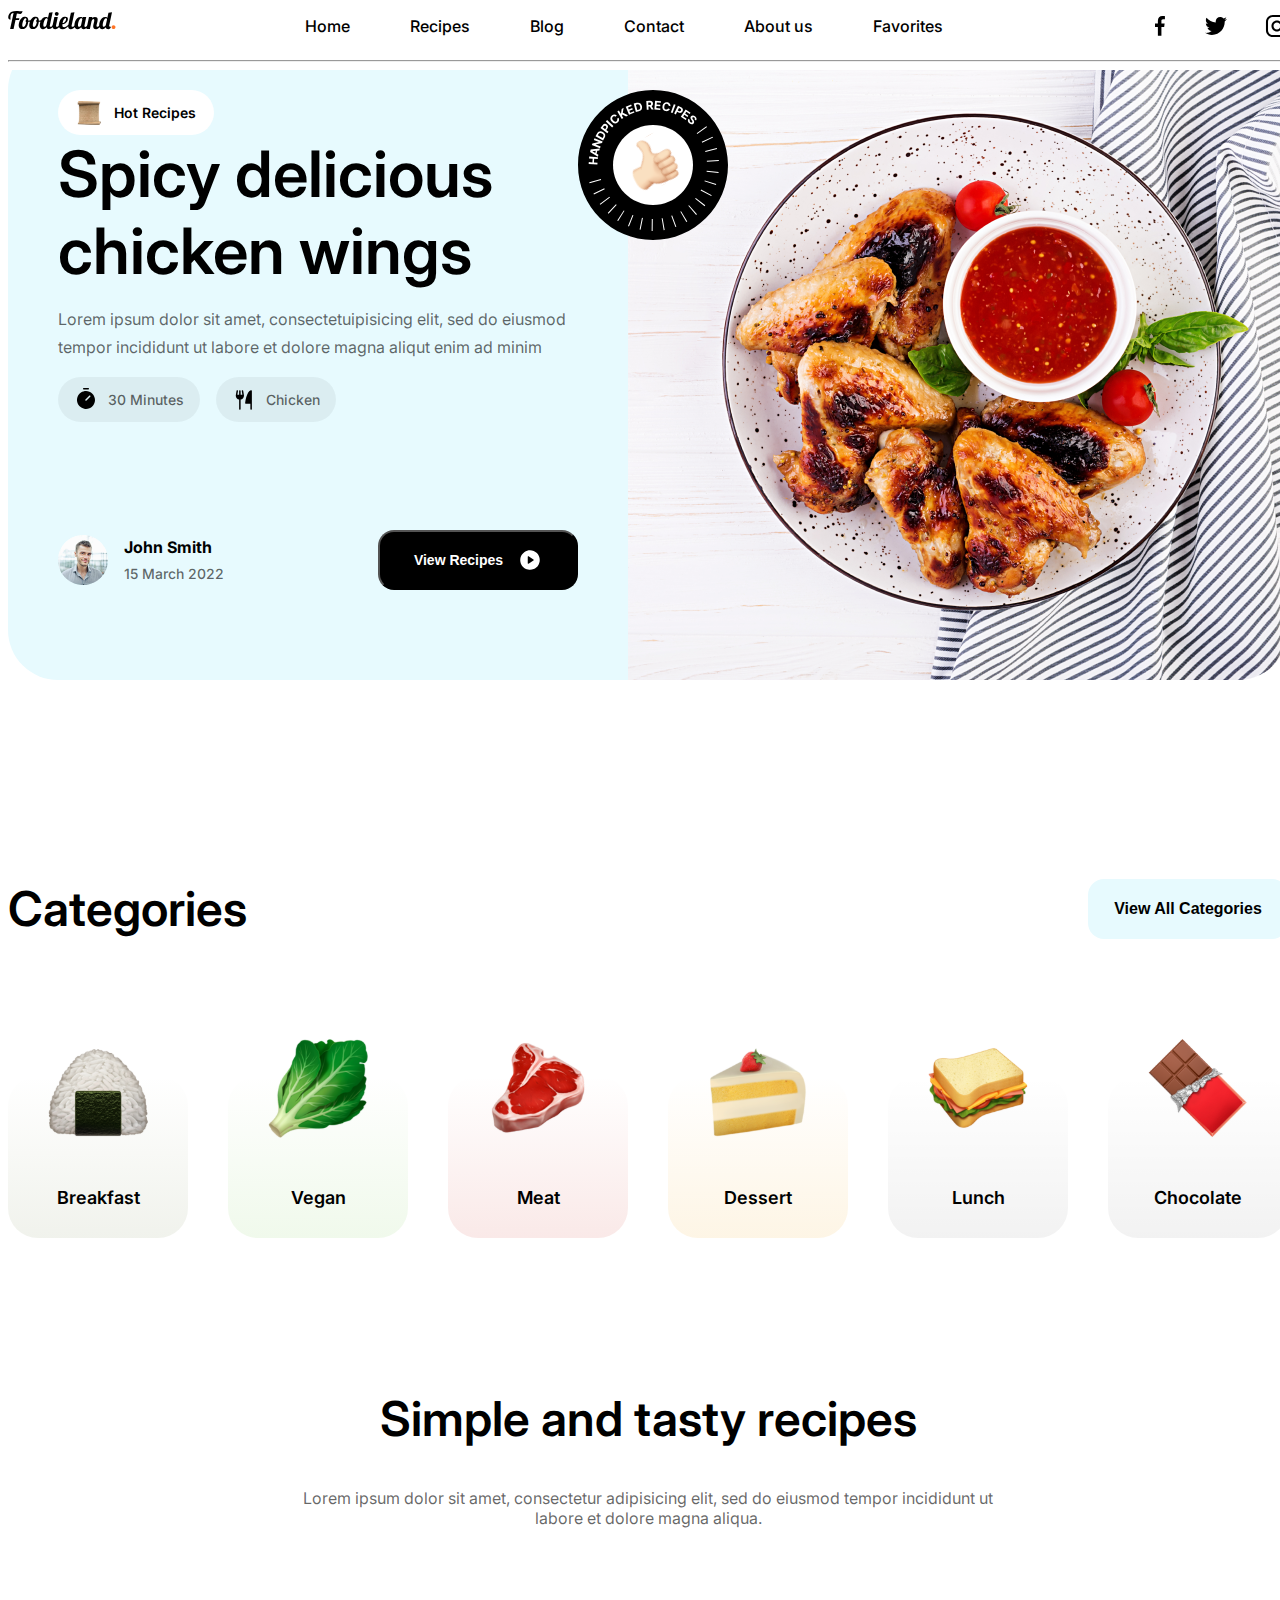
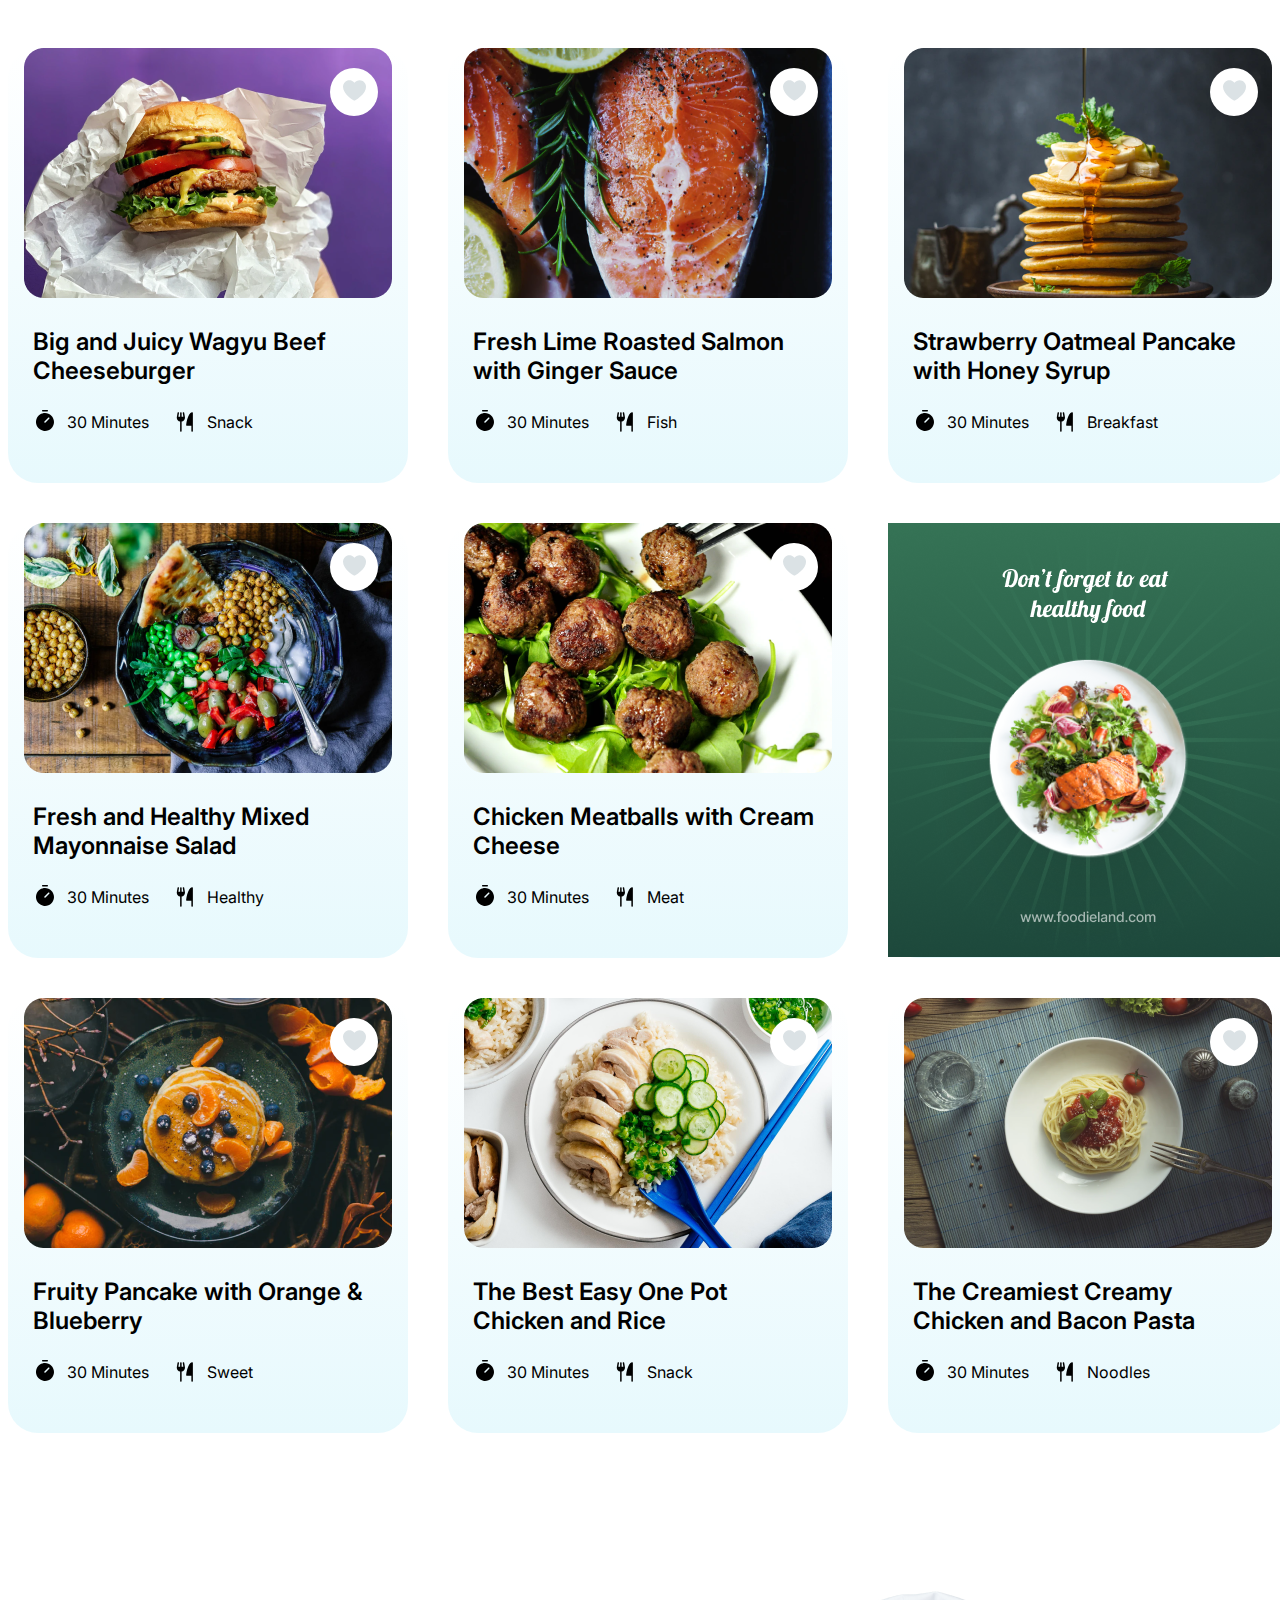
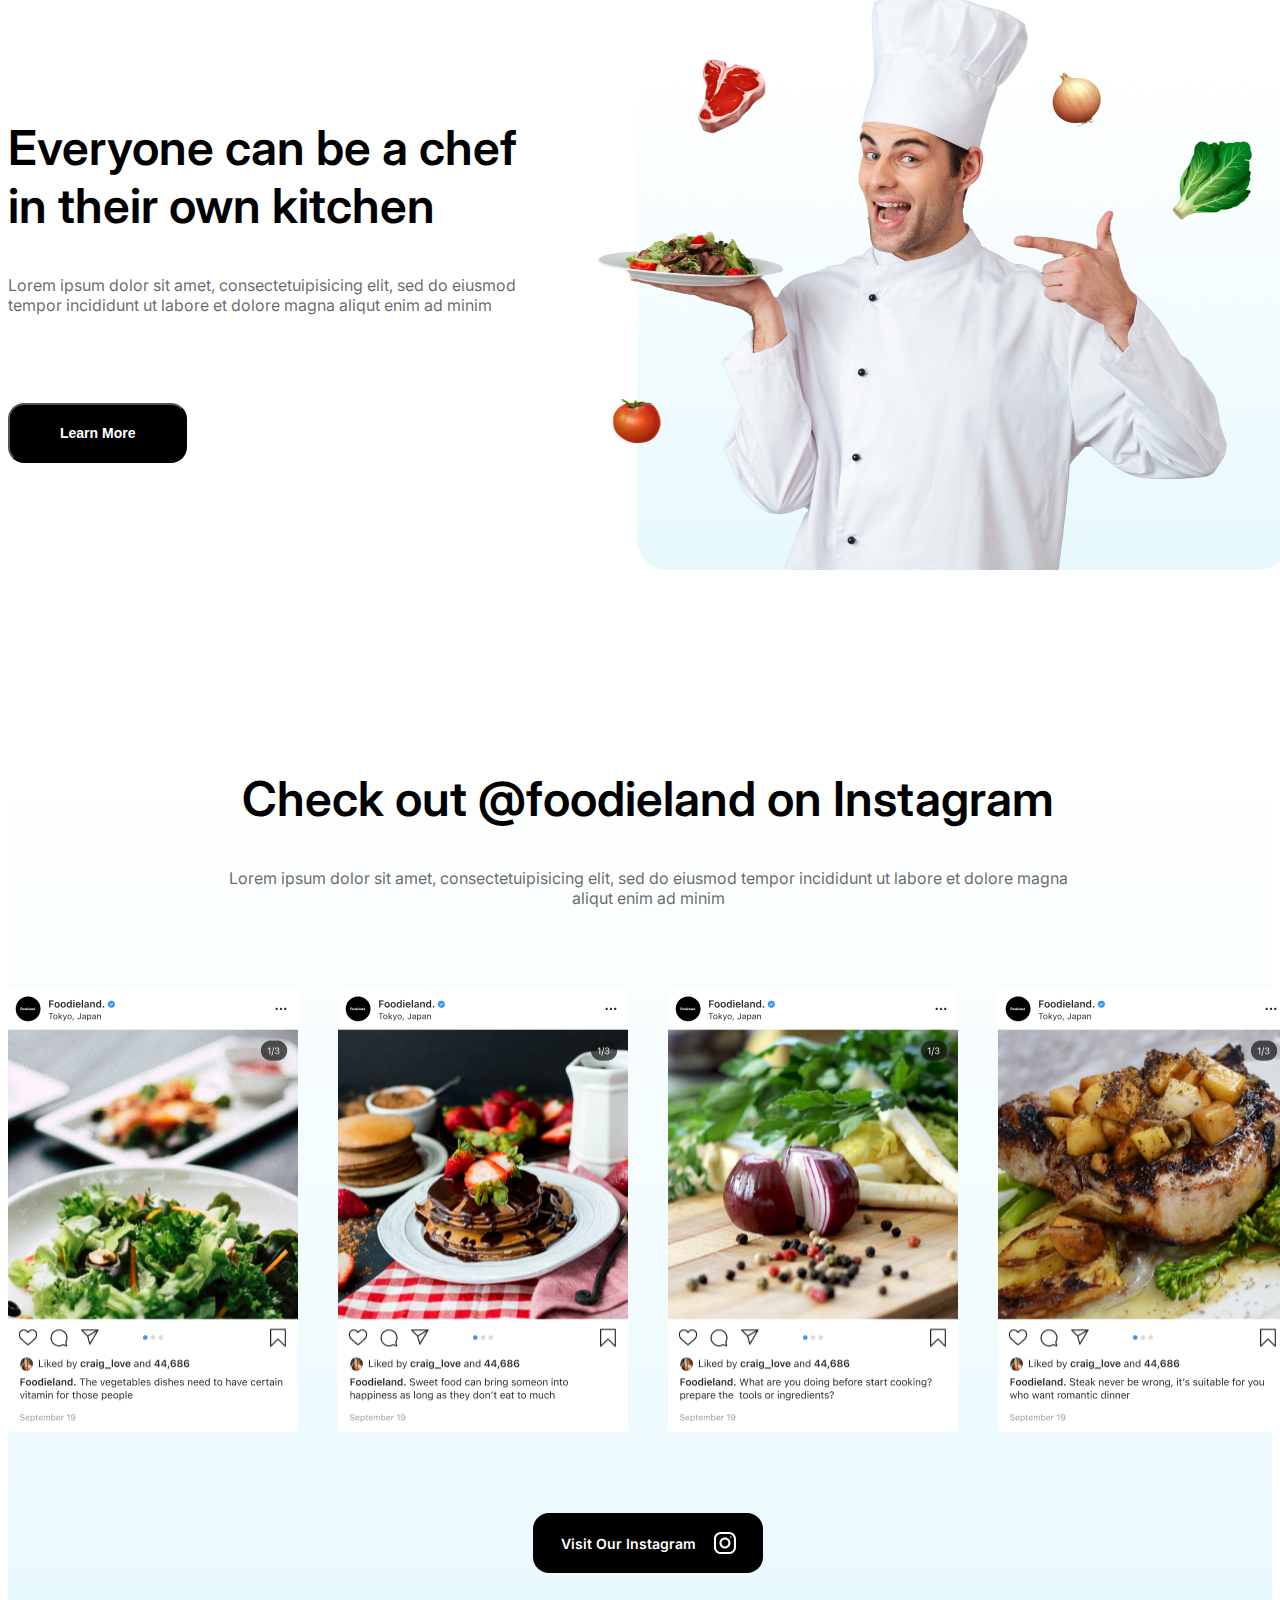
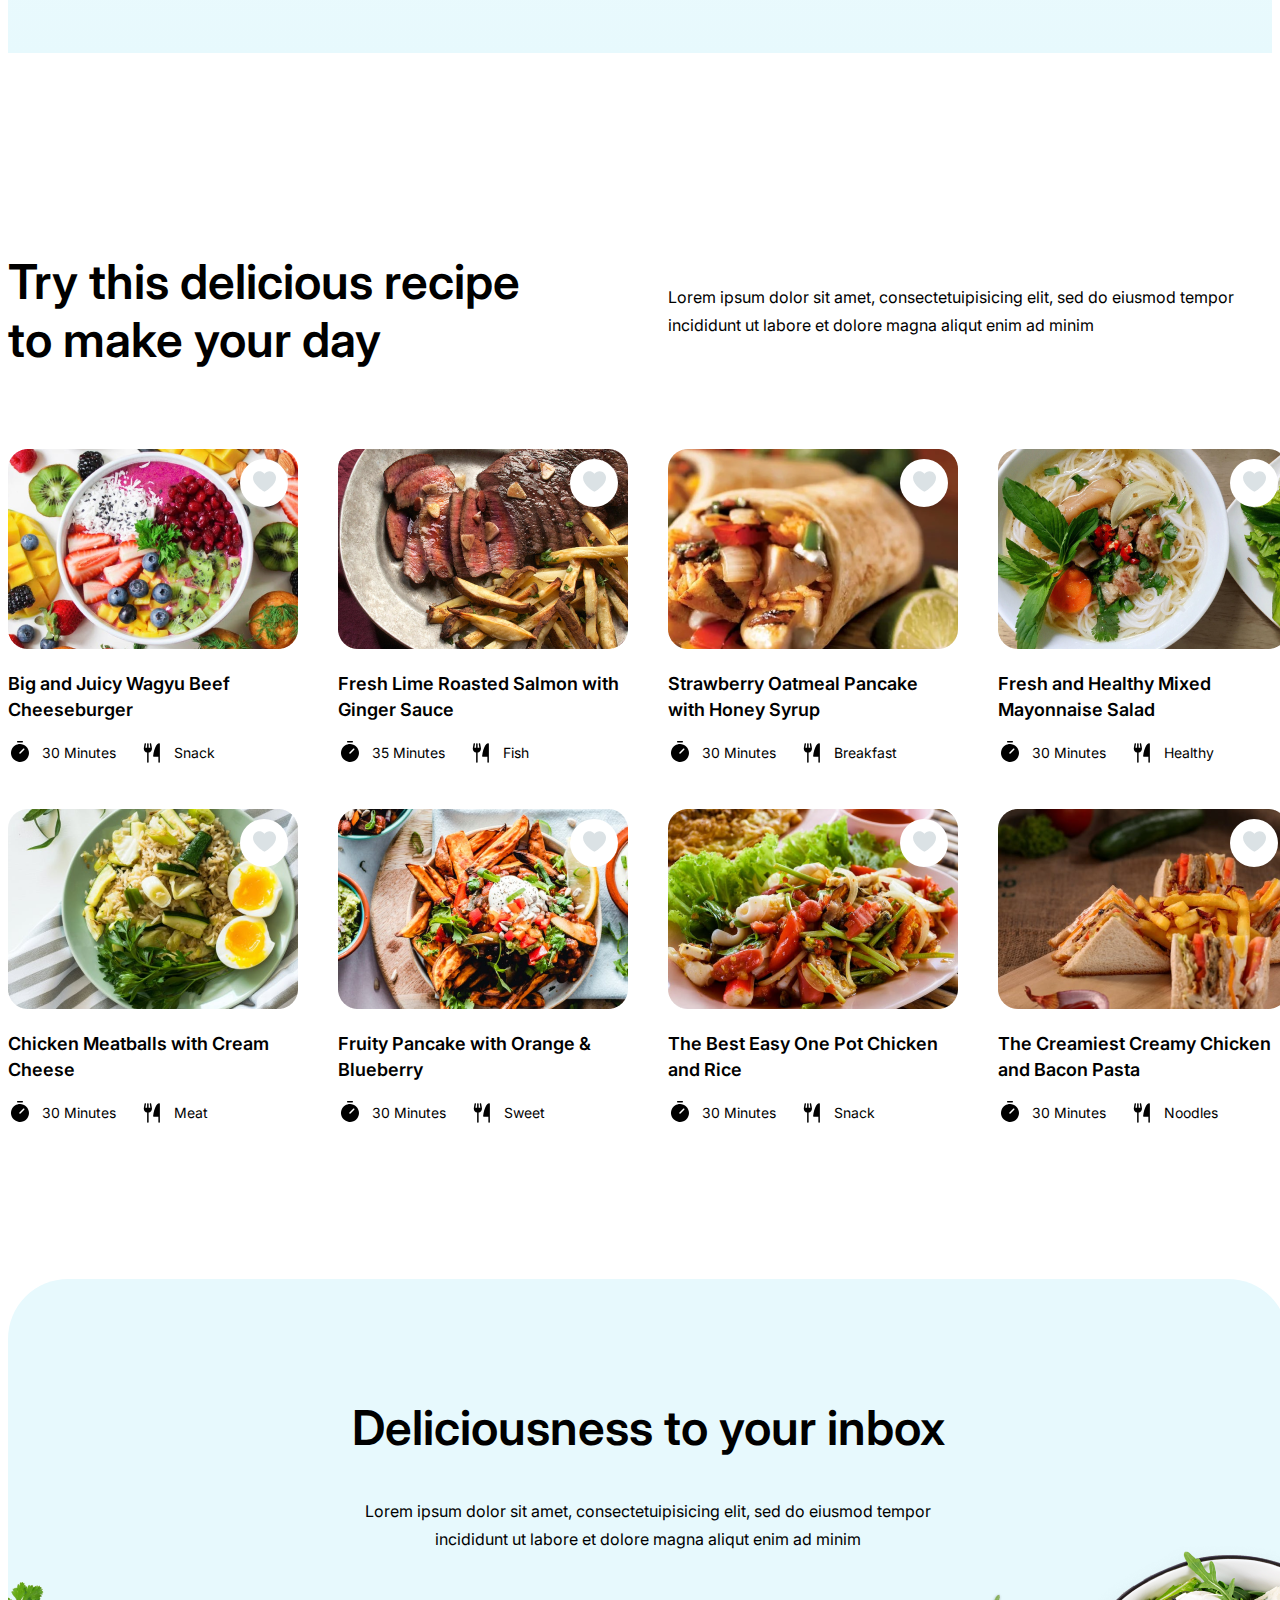
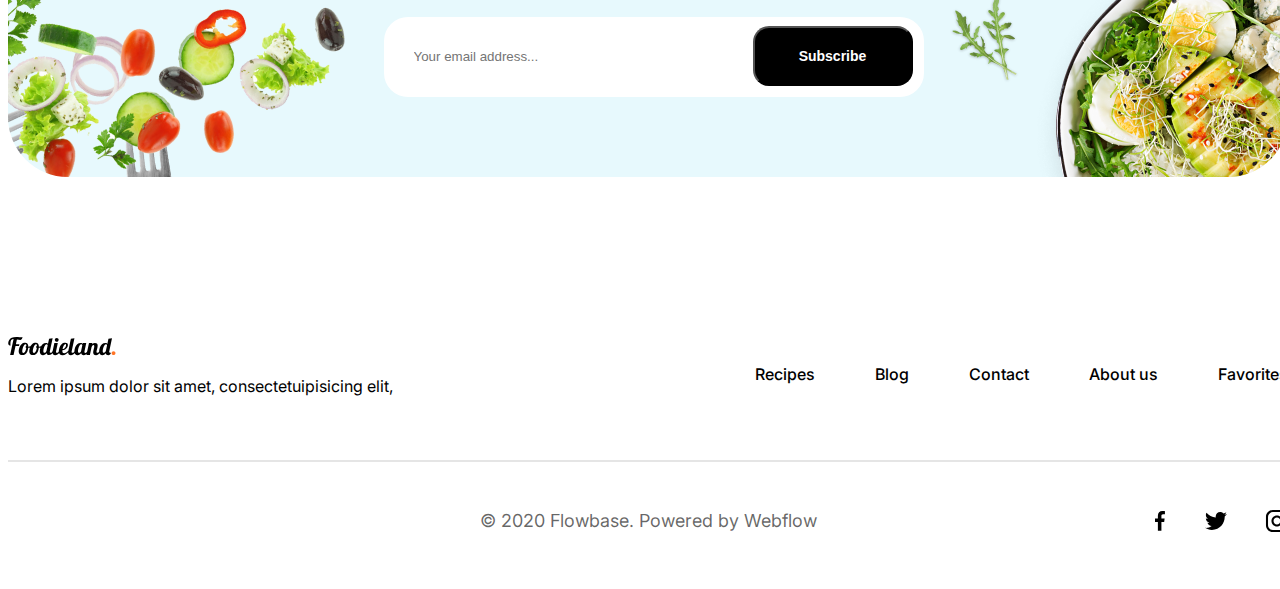
<file: index.html>
<!DOCTYPE html>
<html lang="en">
  <head>
    <meta charset="UTF-8" />
    <meta http-equiv="X-UA-Compatible" content="IE=edge" />
    <meta name="viewport" content="width=device-width, initial-scale=1.0" />
    <title>Foodieland</title>
    <!-- FontFamily Inter 1  -->
    <link rel="preconnect" href="https://fonts.googleapis.com" />
    <link rel="preconnect" href="https://fonts.gstatic.com" crossorigin />
    <link
      href="https://fonts.googleapis.com/css2?family=Inter:ital,opsz,wght@0,14..32,100..900;1,14..32,100..900&display=swap"
      rel="stylesheet"
    />
    <link rel="stylesheet" href="./css/index.min.css" />
  </head>
  <body>
    <header class="header">
      <div class="container">
        <div class="header__content">
          <!-- <a href="#" class="header__logo">
            <img
              class="header__logo_img"
              src="./assets/img/header/Foodieland.logo.svg"
              alt="logo"
          /></a> -->
          <!-- <ul class="header__nav"> -->
          <!-- <li class="header__item">
              <a href="#" class="header__link">Home</a>
            </li>
            <li class="header__item">
              <a href="#" class="header__link">Recipes</a>
            </li>
            <li class="header__item">
              <a href="#" class="header__link">Blog</a>
            </li>
            <li class="header__item">
              <a href="#" class="header__link">Contact</a>
            </li>
            <li class="header__item">
              <a href="#" class="header__link">About us</a>
            </li> -->
          <!-- </ul> -->
          <!-- <div class="header__socials">
            <img
              class="header__icon"
              src="./assets/img/header/facebook.icon.svg"
              alt="facebook.icon"
            />
            <img
              class="header__icon"
              src="./assets/img/header/twitter.icon.svg"
              alt="twitter.icon"
            />
            <img
              class="header__icon"
              src="./assets/img/header/instagram.icon.svg"
              alt="instagram.icon"
            />
          </div> -->
        </div>
        <hr class="header__hr" />
      </div>
    </header>
    <main class="main">
      <section class="hero">
        <div class="container">
          <div class="hero__content">
            <div class="hero__block hero__block_left">
              <div class="hero__name">
                <img
                  src="./assets/img/hero/hotRecipesIcon.svg"
                  alt=""
                  class="hero__icon"
                />
                <p class="hero__name--text">Hot Recipes</p>
              </div>
              <h1 class="hero__title">Spicy delicious chicken wings</h1>
              <p class="hero__description">
                Lorem ipsum dolor sit amet, consectetuipisicing elit, sed do
                eiusmod tempor incididunt ut labore et dolore magna aliqut enim
                ad minim
              </p>
              <div class="hero__links">
                <a href="#" class="hero__link">
                  <img
                    src="./assets/img/hero/timerIcon.svg"
                    alt=""
                    class="hero__link--icon"
                  />
                  <p class="hero__link--text">30 Minutes</p>
                </a>
                <a href="#" class="hero__link">
                  <img
                    src="./assets/img/hero/ForkKnife.svg"
                    alt=""
                    class="hero__link--icon"
                  />
                  <p class="hero__link--text">Chicken</p>
                </a>
              </div>
              <div class="hero__chef">
                <div class="hero__chef_profile">
                  <img
                    src="./assets/img/hero/photo.chef.png"
                    alt=""
                    class="hero__chef--photo"
                  />
                  <p class="hero__chef_info">
                    John Smith
                    <span class="hero__chef_name">15 March 2022</span>
                  </p>
                </div>
                <button class="hero__recipes">
                  <p class="hero__recipes--text">View Recipes</p>
                  <img
                    class="hero__recipes_play"
                    src="./assets/img/hero/PlayCircle.svg"
                    alt=""
                  />
                </button>
              </div>
            </div>
            <div class="hero__block hero__block_right">
              <img
                class="hero__badge"
                src="./assets/img/hero/Badge.svg"
                alt="Badge.svg"
              />
              <img
                class="hero__maskpng"
                src="./assets/img/hero/Mask Group.png"
                alt="MaskGroup"
              />
            </div>
          </div>
        </div>
      </section>
      <section class="categories">
        <div class="container">
          <div class="categories__content">
            <div class="categories__part">
              <h2 class="categories__title">Categories</h2>
              <button class="categories__btn">View All Categories</button>
            </div>
            <div class="categories__menu"></div>
          </div>
        </div>
      </section>
      <section class="recipes">
        <div class="container">
          <div class="recipes__content">
            <h2 class="recipes__title">Simple and tasty recipes</h2>
            <p class="recipes__description">
              Lorem ipsum dolor sit amet, consectetur adipisicing elit, sed do
              eiusmod tempor incididunt ut labore et dolore magna aliqua.
            </p>
            <div class="recipes__items"></div>
          </div>
        </div>
      </section>
      <section class="chef">
        <div class="container">
          <div class="chef__content">
            <div class="chef__info">
              <h2 class="chef__title">
                Everyone can be a chef in their own kitchen
              </h2>
              <p class="chef__description">
                Lorem ipsum dolor sit amet, consectetuipisicing elit, sed do
                eiusmod tempor incididunt ut labore et dolore magna aliqut enim
                ad minim
              </p>
              <button class="chef__btn">Learn More</button>
            </div>
            <img
              src="./assets/img/chef/chefWithF.png"
              alt=""
              class="chef__img"
            />
          </div>
        </div>
      </section>
      <section class="instagram">
        <div class="container">
          <div class="instagram__content">
            <h2 class="instagram__title">Check out @foodieland on Instagram</h2>
            <p class="instagram__description">
              Lorem ipsum dolor sit amet, consectetuipisicing elit, sed do
              eiusmod tempor incididunt ut labore et dolore magna aliqut enim ad
              minim
            </p>
            <div class="instagram__photos"></div>
            <div class="instagram__btn">
              <a href="#" class="instagram__btn--text">Visit Our Instagram</a>
              <img src="./assets/img/instagram/instagramW.svg" alt="" />
            </div>
          </div>
        </div>
      </section>
      <section class="delicious">
        <div class="container">
          <div class="delicious__content">
            <h2 class="delicious__title">
              Try this delicious recipe to make your day
            </h2>
            <p class="delicious__description">
              Lorem ipsum dolor sit amet, consectetuipisicing elit, sed do
              eiusmod tempor incididunt ut labore et dolore magna aliqut enim ad
              minim
            </p>
            <div class="delicious__block"></div>
          </div>
        </div>
      </section>
      <section class="inbox">
        <div class="container">
          <div class="inbox__content">
            <h2 class="inbox__title">Deliciousness to your inbox</h2>
            <p class="inbox__description">
              Lorem ipsum dolor sit amet, consectetuipisicing elit, sed do
              eiusmod tempor incididunt ut labore et dolore magna aliqut enim ad
              minim
            </p>
            <input
              class="inbox__field"
              type="email"
              name=""
              id=""
              placeholder="Your email address..."
            />
            <button class="inbox__btn">Subscribe</button>
            <img
              src="./assets/img/inbox/kisspng-salad.png"
              alt=""
              class="inbox__img--salad"
            />
            <img src="./assets/img/inbox/Photo.png" alt="" class="inbox__img" />
          </div>
        </div>
      </section>
    </main>
    <footer class="footer">
      <div class="container">
        <div class="footer__content"></div>
        <hr class="footer__hr" />
        <div class="footer__copytext">
          &copy; 2020 Flowbase. Powered by Webflow
          <div class="footer__socials"></div>
        </div>
      </div>
    </footer>
    <script src="./js/index.js"></script>
    <script src="./js/headerFooter.js"></script>
    <script src="./js/categories.js"></script>
    <script src="./js/recipes.js"></script>
    <script src="./js/instagram.js"></script>
    <script src="./js/delicious.js"></script>
  </body>
</html>
</file>
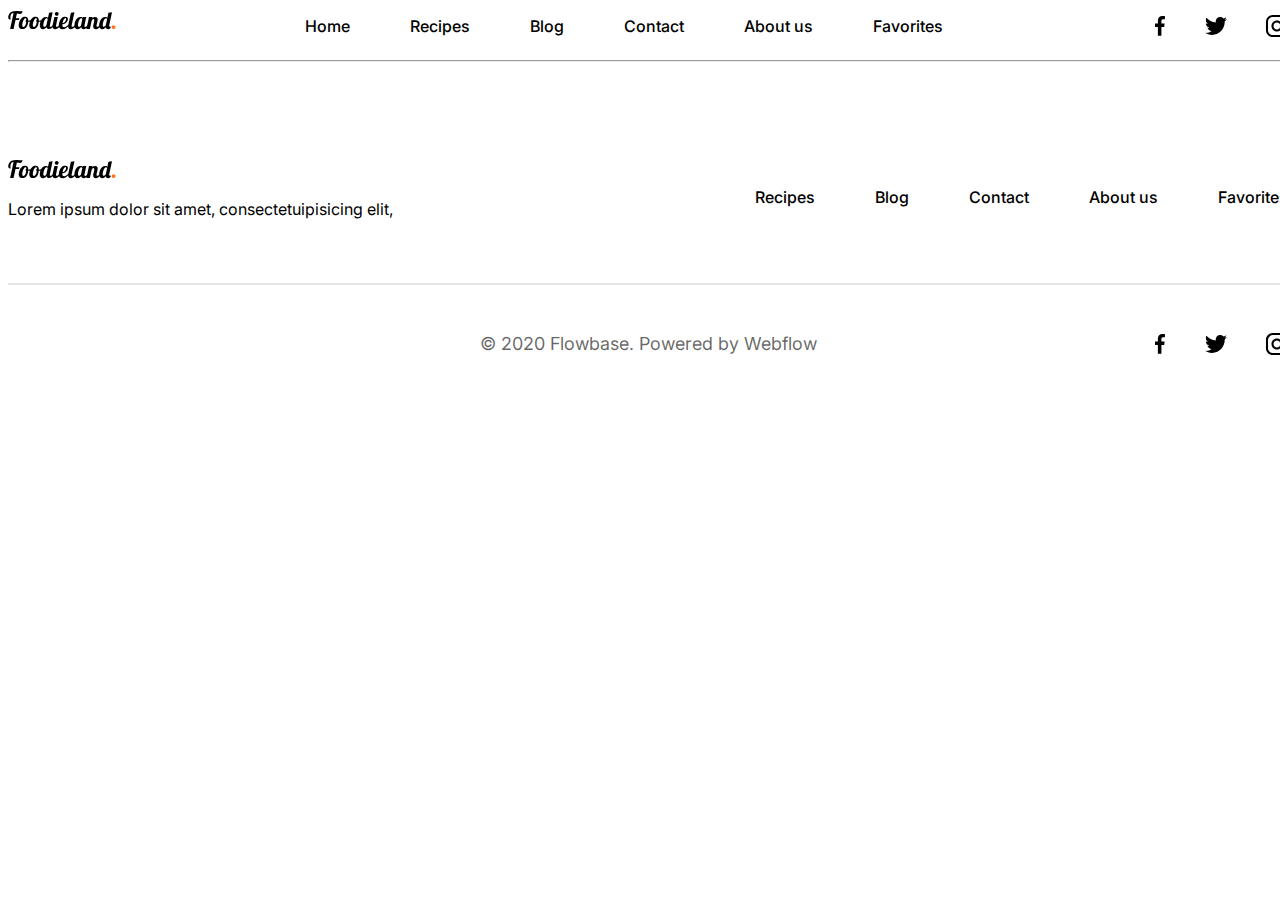
<file: aboutus.html>
<!DOCTYPE html>
<html lang="en">
  <head>
    <meta charset="UTF-8" />
    <meta http-equiv="X-UA-Compatible" content="IE=edge" />
    <meta name="viewport" content="width=device-width, initial-scale=1.0" />
    <title>Foodieland</title>
    <!-- FontFamily Inter 1  -->
    <link rel="preconnect" href="https://fonts.googleapis.com" />
    <link rel="preconnect" href="https://fonts.gstatic.com" crossorigin />
    <link
      href="https://fonts.googleapis.com/css2?family=Inter:ital,opsz,wght@0,14..32,100..900;1,14..32,100..900&display=swap"
      rel="stylesheet"
    />
    <link rel="stylesheet" href="./css/index.min.css" />
  </head>
  <body>
    <header class="header">
      <div class="container">
        <div class="header__content"></div>
        <hr class="header__hr" />
      </div>
    </header>
    <footer class="footer">
      <div class="container">
        <div class="footer__content"></div>
        <hr class="footer__hr" />
        <div class="footer__copytext">
          &copy; 2020 Flowbase. Powered by Webflow
          <div class="footer__socials"></div>
        </div>
      </div>
    </footer>
    <script src="./js/headerFooter.js"></script>
</body>
</html>
</file>
<file: css/index.min.css>
.header {
  overflow: hidden;
  position: fixed;
  top: 0;
  width: 100%;
  background-color: #fff;
  z-index: 1;
}
.header__logo {
  width: 110px;
  height: 30px;
}
.header__content {
  display: -webkit-box;
  display: -ms-flexbox;
  display: flex;
  -webkit-box-pack: justify;
      -ms-flex-pack: justify;
          justify-content: space-between;
  -webkit-box-align: center;
      -ms-flex-align: center;
          align-items: center;
}
.header__nav {
  display: -webkit-box;
  display: -ms-flexbox;
  display: flex;
  -webkit-box-pack: justify;
      -ms-flex-pack: justify;
          justify-content: space-between;
  -webkit-box-align: center;
      -ms-flex-align: center;
          align-items: center;
}
.header__link {
  text-decoration: none;
  font-size: 16px;
  font-weight: 500;
  line-height: 19.36px;
  text-align: left;
  color: #000000;
}
.header__item {
  margin-right: 60px;
}
.header__socials {
  width: 133px;
  display: -webkit-box;
  display: -ms-flexbox;
  display: flex;
  -webkit-box-pack: justify;
      -ms-flex-pack: justify;
          justify-content: space-between;
  -webkit-box-align: center;
      -ms-flex-align: center;
          align-items: center;
}
.header__hr {
  color: rgba(0, 0, 0, 0.1019607843);
}

.hero {
  margin-top: 40px;
}
.hero__content {
  display: -webkit-box;
  display: -ms-flexbox;
  display: flex;
  -webkit-box-pack: justify;
      -ms-flex-pack: justify;
          justify-content: space-between;
  -webkit-box-align: center;
      -ms-flex-align: center;
          align-items: center;
  position: relative;
}
.hero__badge {
  position: absolute;
  top: 50px;
  right: 560px;
}
.hero__name {
  display: -webkit-box;
  display: -ms-flexbox;
  display: flex;
  -webkit-box-pack: justify;
      -ms-flex-pack: justify;
          justify-content: space-between;
  -webkit-box-align: center;
      -ms-flex-align: center;
          align-items: center;
  -webkit-box-pack: center;
      -ms-flex-pack: center;
          justify-content: center;
  font-weight: 600;
  font-size: 14px;
  background-color: #fff;
  width: 156px;
  height: 45px;
  border-radius: 30px;
}
.hero__name--text {
  margin-left: 13px;
}
.hero__title {
  font-size: 64px;
  font-weight: 600;
  text-align: left;
  margin: 0px;
}
.hero__description {
  font-size: 16px;
  font-weight: 400;
  line-height: 28px;
  text-align: left;
  color: rgba(0, 0, 0, 0.6);
}
.hero__block_left {
  width: 620px;
  height: 640px;
  padding: 50px;
  background: #e7fafe;
  border-radius: 50px 0 0 50px;
  -webkit-box-sizing: border-box;
          box-sizing: border-box;
}
.hero__block_right {
  width: 660px;
  height: 640px;
  padding: 0;
}
.hero__links {
  display: -webkit-box;
  display: -ms-flexbox;
  display: flex;
}
.hero__link {
  display: -webkit-box;
  display: -ms-flexbox;
  display: flex;
  -webkit-box-pack: justify;
      -ms-flex-pack: justify;
          justify-content: space-between;
  -webkit-box-align: center;
      -ms-flex-align: center;
          align-items: center;
  text-decoration: none;
  background-color: rgba(0, 0, 0, 0.0509803922);
  border-radius: 30px;
  padding: 0px 16px;
  color: rgba(0, 0, 0, 0.6);
  font-size: 14px;
  font-weight: 500;
  margin-right: 16px;
}
.hero__link--icon {
  margin-right: 10px;
}
.hero__maskpng {
  height: 640px;
}
.hero__chef {
  display: -webkit-box;
  display: -ms-flexbox;
  display: flex;
  -webkit-box-pack: justify;
      -ms-flex-pack: justify;
          justify-content: space-between;
  -webkit-box-align: center;
      -ms-flex-align: center;
          align-items: center;
  margin-top: 99px;
}
.hero__chef_profile {
  display: -webkit-box;
  display: -ms-flexbox;
  display: flex;
  -webkit-box-align: center;
      -ms-flex-align: center;
          align-items: center;
}
.hero__chef_info {
  font-size: 16px;
  font-weight: 700;
  text-align: left;
  margin-left: 16px;
}
.hero__chef_name {
  font-size: 14px;
  font-weight: 500;
  text-align: left;
  color: rgba(0, 0, 0, 0.6);
  display: block;
  margin-top: 8px;
}
.hero__recipes {
  display: -webkit-box;
  display: -ms-flexbox;
  display: flex;
  -webkit-box-pack: justify;
      -ms-flex-pack: justify;
          justify-content: space-between;
  -webkit-box-align: center;
      -ms-flex-align: center;
          align-items: center;
  -webkit-box-pack: center;
      -ms-flex-pack: center;
          justify-content: center;
  background-color: black;
  border-radius: 16px;
  color: #fff;
  font-weight: 600;
  font-size: 14px;
  width: 200px;
  height: 60px;
  cursor: pointer;
}
.hero__recipes--text {
  margin-right: 15px;
}

.categories {
  margin-top: 160px;
}
.categories__part {
  display: -webkit-box;
  display: -ms-flexbox;
  display: flex;
  -webkit-box-pack: justify;
      -ms-flex-pack: justify;
          justify-content: space-between;
  -webkit-box-align: center;
      -ms-flex-align: center;
          align-items: center;
}
.categories__title {
  font-size: 48px;
  font-weight: 600;
  line-height: 58.09px;
}
.categories__btn {
  background-color: #e7fafe;
  border-radius: 16px;
  border: none;
  font-size: 16px;
  font-weight: 600;
  line-height: 19.36px;
  height: 60px;
  width: 200px;
  cursor: pointer;
}
.categories__menu {
  display: -webkit-box;
  display: -ms-flexbox;
  display: flex;
  -webkit-box-pack: justify;
      -ms-flex-pack: justify;
          justify-content: space-between;
  -webkit-box-align: center;
      -ms-flex-align: center;
          align-items: center;
  margin-top: 80px;
}
.categories__item {
  text-decoration: none;
  width: 180px;
  height: 202px;
  position: relative;
}
.categories__item img {
  position: absolute;
  top: -20px;
  width: 100px;
  height: auto;
  left: 40px;
}
.categories__item h3 {
  color: #000;
  font-weight: 600;
  font-size: 18px;
  width: 180px;
  border-radius: 30px;
  height: 132px;
  background: -webkit-gradient(linear, left bottom, left top, from(var(--item-color)), to(rgba(112, 130, 70, 0)));
  background: -o-linear-gradient(bottom, var(--item-color), rgba(112, 130, 70, 0));
  background: linear-gradient(to top, var(--item-color), rgba(112, 130, 70, 0));
  display: -webkit-box;
  display: -ms-flexbox;
  display: flex;
  -webkit-box-align: end;
      -ms-flex-align: end;
          align-items: flex-end;
  -webkit-box-pack: center;
      -ms-flex-pack: center;
          justify-content: center;
  padding-bottom: 30px;
}

.recipes {
  margin-top: 130px;
  text-align: center;
}
.recipes__title {
  font-family: Inter;
  font-size: 48px;
  font-weight: 600;
  line-height: 58.09px;
}
.recipes__description {
  color: rgba(0, 0, 0, 0.6);
  width: 705px;
  margin: 0 auto;
}
.recipes__items {
  display: -webkit-box;
  display: -ms-flexbox;
  display: flex;
  -webkit-box-pack: justify;
      -ms-flex-pack: justify;
          justify-content: space-between;
  -webkit-box-align: center;
      -ms-flex-align: center;
          align-items: center;
  -ms-flex-wrap: wrap;
      flex-wrap: wrap;
  margin-top: 80px;
}
.recipes__item {
  text-decoration: none;
  width: 400px;
  height: 435px;
  color: #000;
  margin-top: 40px;
  position: relative;
  border-radius: 30px;
  background: -webkit-gradient(linear, left bottom, left top, from(#e7f9fd), to(rgba(231, 249, 253, 0)));
  background: -o-linear-gradient(bottom, #e7f9fd, rgba(231, 249, 253, 0));
  background: linear-gradient(to top, #e7f9fd, rgba(231, 249, 253, 0));
}
.recipes__item_image {
  width: 368px;
  height: 250px;
}
.recipes__info {
  margin: 25px;
  display: -webkit-box;
  display: -ms-flexbox;
  display: flex;
  -webkit-box-align: center;
      -ms-flex-align: center;
          align-items: center;
}
.recipes__info img {
  margin-right: 10px;
}
.recipes__info span {
  margin-right: 24px;
}
.recipes__name {
  font-size: 24px;
  font-weight: 600;
  text-align: left;
  margin: 25px;
}
.recipes__like {
  position: absolute;
  top: 20px;
  right: 30px;
  width: 48px;
  height: 48px;
  background-color: #fff;
  border-radius: 48px;
}
.recipes__like--icon {
  width: 25px;
  height: 25px;
  margin-top: 10px;
  cursor: pointer;
}
.recipes__like--redicon {
  width: 25px;
  height: 25px;
  margin-top: 10px;
}

.chef {
  margin-top: 140px;
}
.chef__content {
  display: -webkit-box;
  display: -ms-flexbox;
  display: flex;
  -webkit-box-pack: justify;
      -ms-flex-pack: justify;
          justify-content: space-between;
  -webkit-box-align: center;
      -ms-flex-align: center;
          align-items: center;
}
.chef__info {
  width: 526px;
}
.chef__title {
  font-size: 48px;
  font-weight: 600;
  line-height: 58.09px;
}
.chef__description {
  color: rgba(0, 0, 0, 0.6);
  font-size: 16px;
}
.chef__btn {
  background-color: black;
  border-radius: 16px;
  color: #fff;
  font-weight: 600;
  font-size: 14px;
  padding: 20px 50px;
  margin-top: 72px;
}

.instagram {
  margin-top: 200px;
  text-align: center;
  background: -webkit-gradient(linear, left bottom, left top, from(#e7f9fd), to(rgba(231, 249, 253, 0)));
  background: -o-linear-gradient(bottom, #e7f9fd, rgba(231, 249, 253, 0));
  background: linear-gradient(to top, #e7f9fd, rgba(231, 249, 253, 0));
  padding-bottom: 80px;
}
.instagram__title {
  font-size: 48px;
  font-weight: 600;
  line-height: 58.09px;
}
.instagram__description {
  font-size: 16px;
  font-weight: 400;
  color: rgba(0, 0, 0, 0.6);
  width: 840px;
  margin: 0 auto;
}
.instagram__photos {
  display: -webkit-box;
  display: -ms-flexbox;
  display: flex;
  -webkit-box-pack: justify;
      -ms-flex-pack: justify;
          justify-content: space-between;
  -webkit-box-align: center;
      -ms-flex-align: center;
          align-items: center;
  margin-top: 80px;
}
.instagram__photos_item {
  width: 290px;
  height: 445.44px;
}
.instagram__btn {
  background-color: black;
  border-radius: 16px;
  color: #fff;
  font-weight: 600;
  font-size: 14px;
  display: -webkit-box;
  display: -ms-flexbox;
  display: flex;
  -webkit-box-pack: justify;
      -ms-flex-pack: justify;
          justify-content: space-between;
  -webkit-box-align: center;
      -ms-flex-align: center;
          align-items: center;
  -webkit-box-pack: center;
      -ms-flex-pack: center;
          justify-content: center;
  width: 230px;
  height: 60px;
  margin: 80px auto 0;
}
.instagram__btn a {
  color: #fff;
  text-decoration: none;
  margin-right: 17px;
}

.delicious {
  margin-top: 160px;
}
.delicious__content {
  display: -webkit-box;
  display: -ms-flexbox;
  display: flex;
  -webkit-box-pack: justify;
      -ms-flex-pack: justify;
          justify-content: space-between;
  -webkit-box-align: center;
      -ms-flex-align: center;
          align-items: center;
  -ms-flex-wrap: wrap;
      flex-wrap: wrap;
}
.delicious__title {
  font-size: 48px;
  font-weight: 600;
  line-height: 58.09px;
  width: 520px;
}
.delicious__description {
  width: 620px;
  font-size: 16px;
  font-weight: 400;
  line-height: 28px;
}
.delicious__block {
  display: -webkit-box;
  display: -ms-flexbox;
  display: flex;
  -webkit-box-pack: justify;
      -ms-flex-pack: justify;
          justify-content: space-between;
  -webkit-box-align: center;
      -ms-flex-align: center;
          align-items: center;
  -ms-flex-wrap: wrap;
      flex-wrap: wrap;
}
.delicious__item {
  width: 290px;
  height: 320px;
  position: relative;
  text-align: left;
  margin-top: 40px;
}
.delicious__item_image {
  height: 200px;
}
.delicious__name {
  font-size: 18px;
  font-weight: 600;
  line-height: 26px;
}
.delicious__info {
  display: -webkit-box;
  display: -ms-flexbox;
  display: flex;
  -webkit-box-align: center;
      -ms-flex-align: center;
          align-items: center;
}
.delicious__info img {
  margin-right: 10px;
}
.delicious__info span {
  font-size: 14px;
  margin-right: 24px;
}
.delicious__like {
  position: absolute;
  top: 10px;
  right: 10px;
  width: 48px;
  height: 48px;
  background-color: #fff;
  border-radius: 48px;
  cursor: pointer;
  text-align: center;
}
.delicious__like--icon {
  width: 25px;
  height: 25px;
  margin-top: 10px;
}
.delicious__like--redicon {
  width: 25px;
  height: 25px;
  margin-top: 10px;
}

.inbox {
  margin-top: 150px;
}
.inbox__content {
  background-color: #e7f9fd;
  border-radius: 60px;
  text-align: center;
  padding: 80px 0;
  position: relative;
}
.inbox__content img {
  position: absolute;
  bottom: 0;
  right: 0;
  border-radius: 0 0 60px 60px;
}
.inbox__title {
  font-size: 48px;
  font-weight: 600;
  line-height: 58.09px;
}
.inbox__description {
  font-size: 16px;
  font-weight: 400;
  line-height: 28px;
  width: 620px;
  height: 56px;
  margin: 0 auto;
}
.inbox__field {
  margin-top: 64px;
  padding: 0 30px;
  width: 480px;
  height: 80px;
  border-radius: 24px;
  border: none;
}
.inbox__btn {
  background-color: black;
  border-radius: 16px;
  color: #fff;
  font-weight: 600;
  font-size: 14px;
  width: 160px;
  height: 60px;
  margin-left: -175px;
  cursor: pointer;
}
.inbox__img--salad {
  left: 0;
}

.footer {
  margin-top: 160px;
  padding-bottom: 50px;
}
.footer__logo {
  width: 110px;
  height: 30px;
}
.footer__content {
  display: -webkit-box;
  display: -ms-flexbox;
  display: flex;
  -webkit-box-pack: justify;
      -ms-flex-pack: justify;
          justify-content: space-between;
  -webkit-box-align: center;
      -ms-flex-align: center;
          align-items: center;
}
.footer__nav {
  display: -webkit-box;
  display: -ms-flexbox;
  display: flex;
  -webkit-box-pack: justify;
      -ms-flex-pack: justify;
          justify-content: space-between;
  -webkit-box-align: center;
      -ms-flex-align: center;
          align-items: center;
}
.footer__link {
  text-decoration: none;
  font-size: 16px;
  font-weight: 500;
  line-height: 19.36px;
  text-align: left;
  color: #000000;
}
.footer__item {
  margin-left: 60px;
}
.footer hr {
  border: 1px solid rgba(0, 0, 0, 0.1019607843);
  margin: 48px 0;
}
.footer__copytext {
  text-align: center;
  position: relative;
  font-size: 18px;
  color: rgba(0, 0, 0, 0.6);
}
.footer__socials {
  width: 133px;
  display: -webkit-box;
  display: -ms-flexbox;
  display: flex;
  -webkit-box-pack: justify;
      -ms-flex-pack: justify;
          justify-content: space-between;
  -webkit-box-align: center;
      -ms-flex-align: center;
          align-items: center;
  position: absolute;
  top: 0px;
  right: 0;
}

body {
  font-family: "Inter", sans-serif;
  color: #000000;
}

.container {
  width: 1280px;
  margin: 0 auto;
}

ul {
  list-style: none;
}

.favorites__number {
  color: red;
  margin-left: 5px;
}/*# sourceMappingURL=index.min.css.map */
</file>
